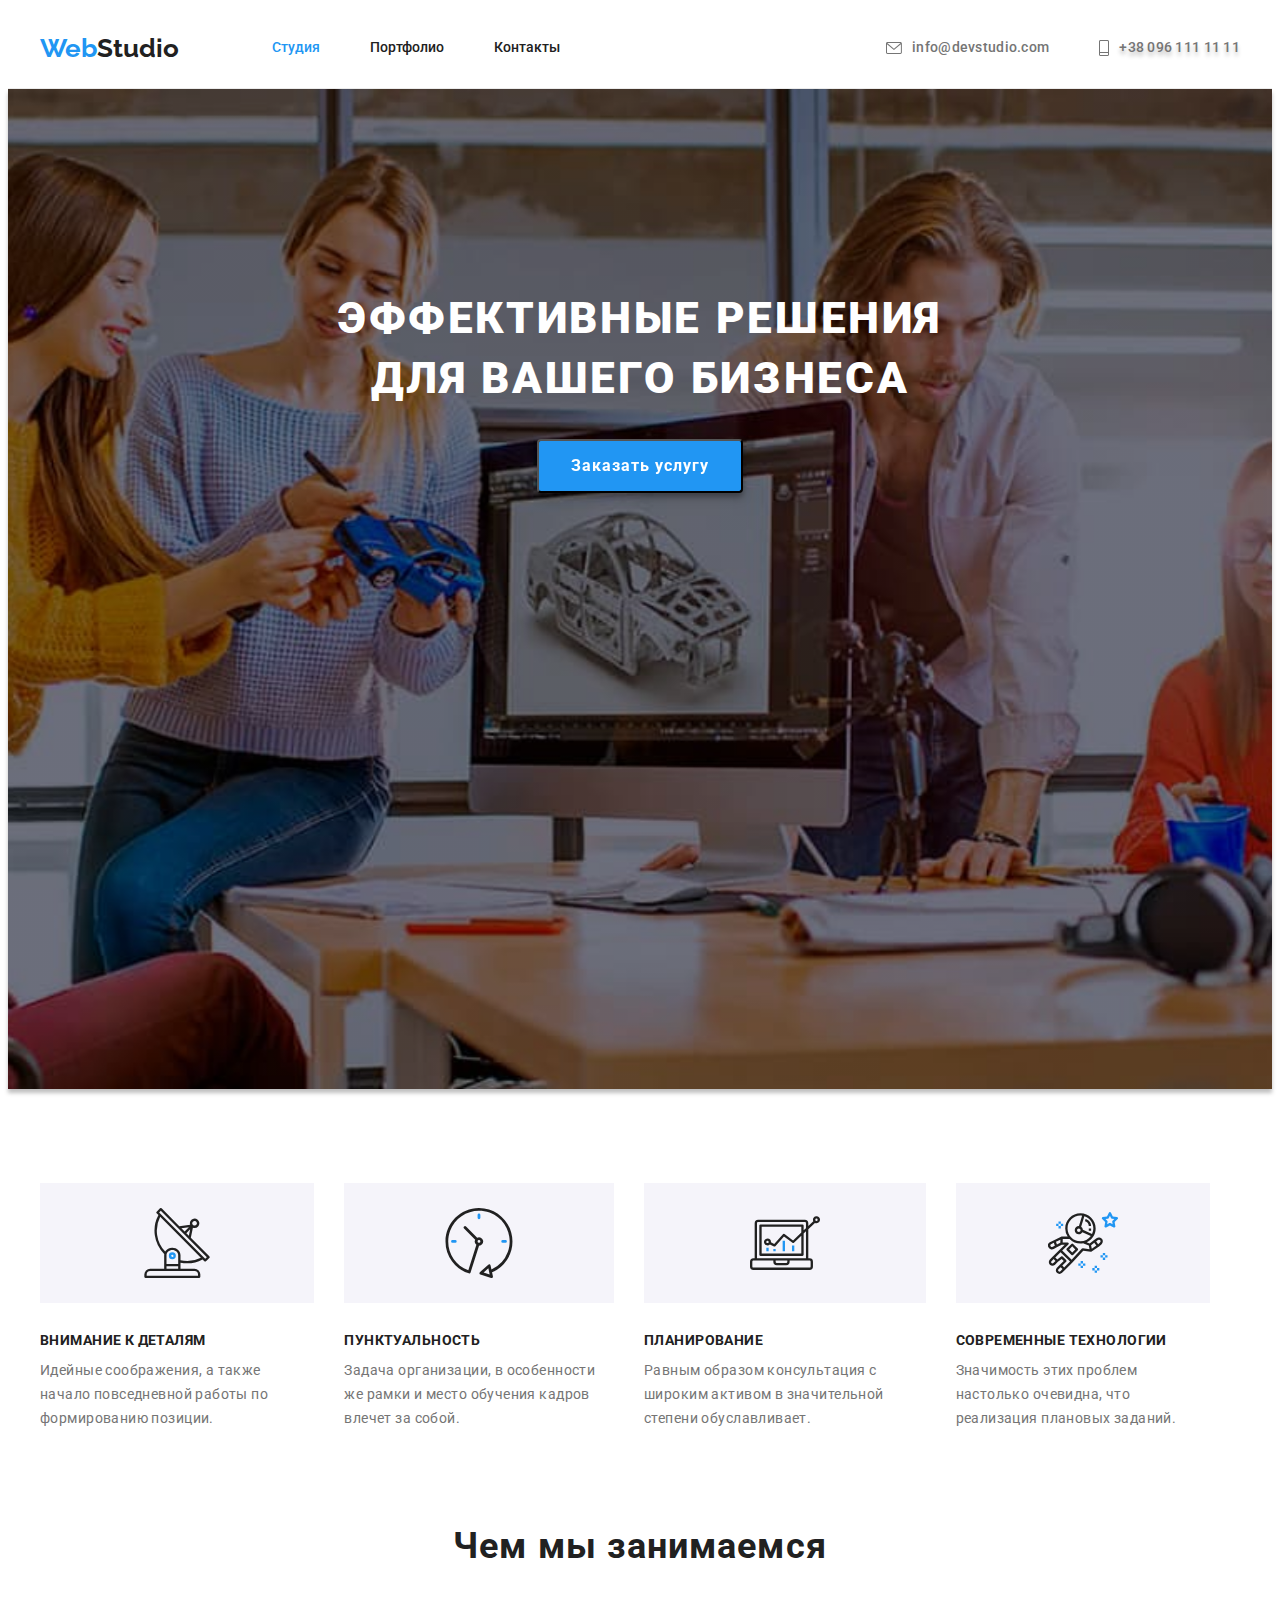
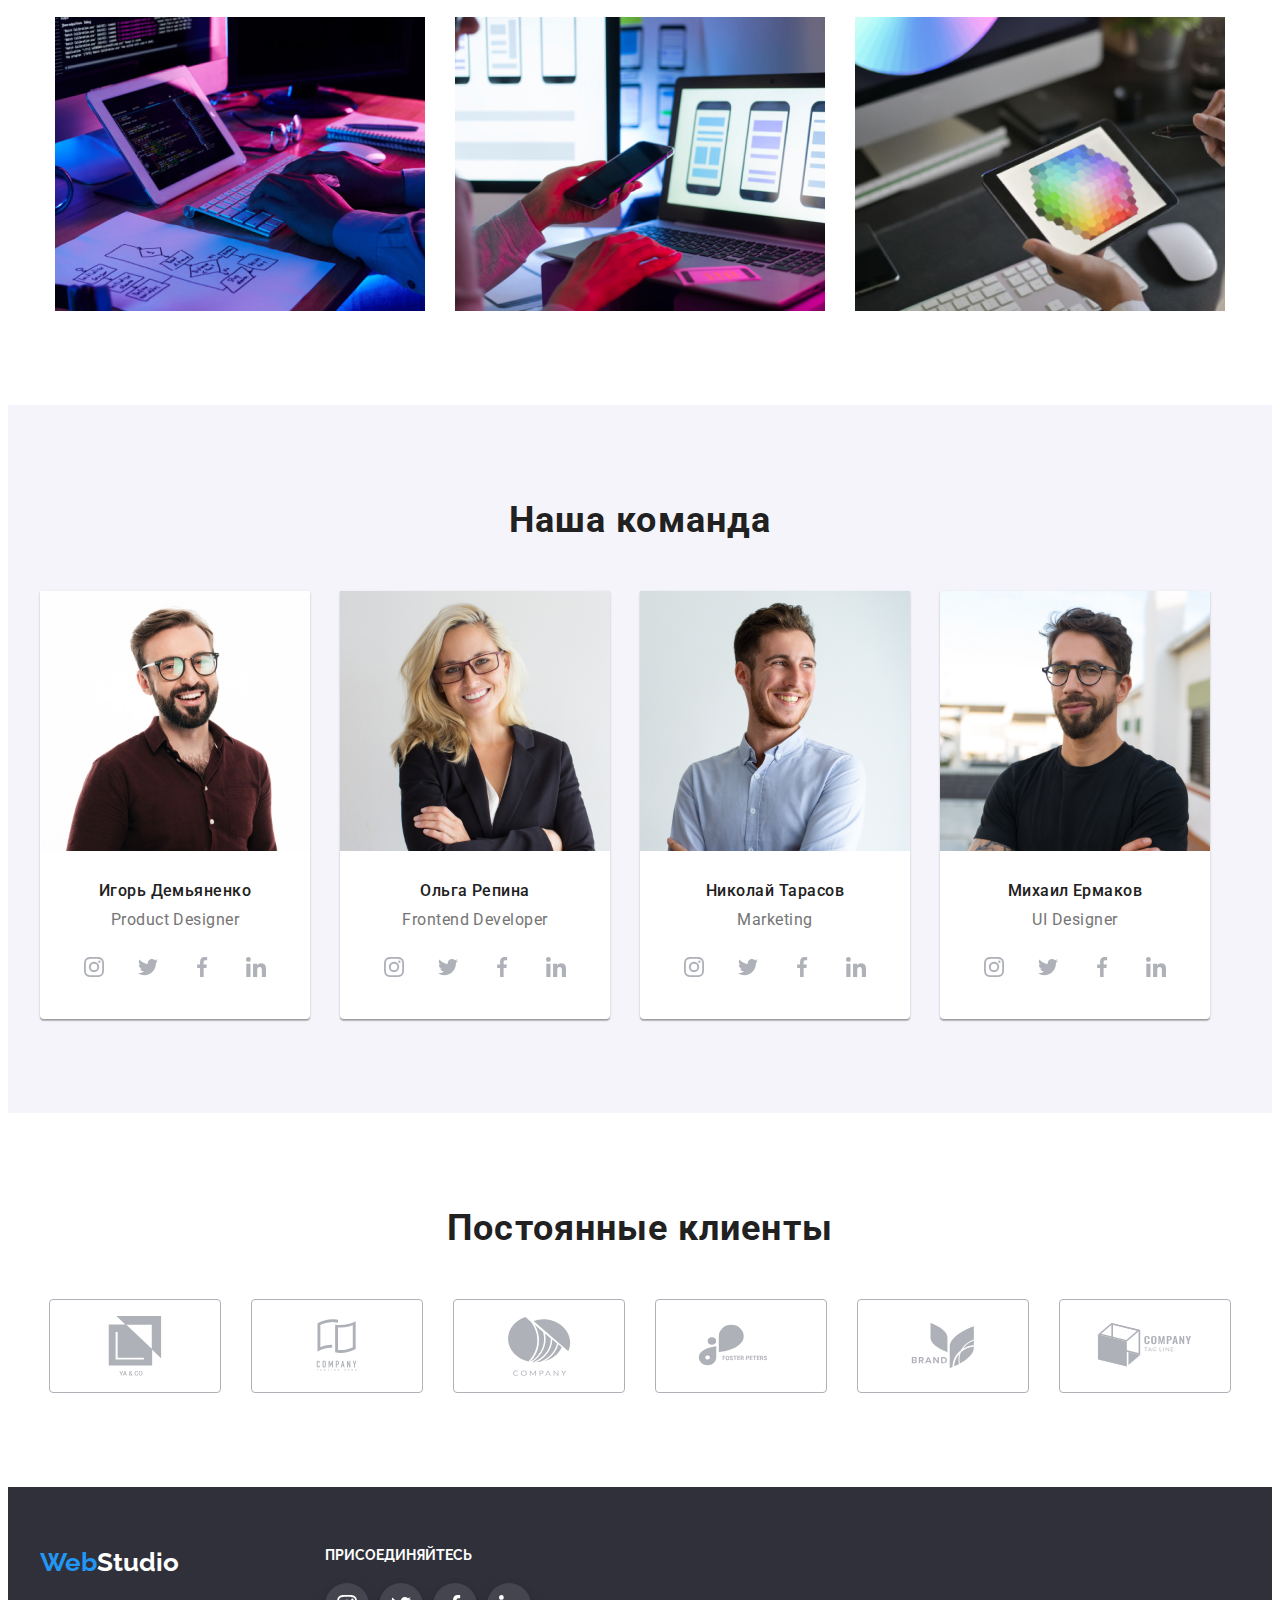
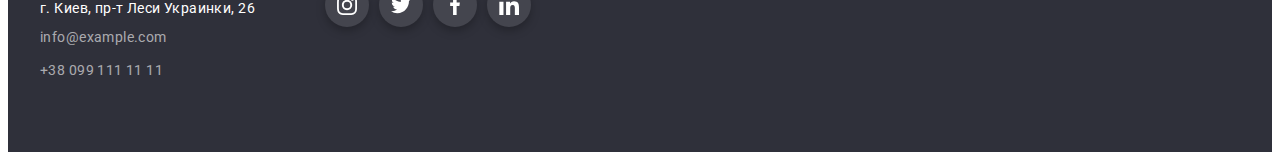
<file: index.html>
<!DOCTYPE html>
<html lang="ru">
  <head>
    <meta charset="utf-8" />
    <title>Web Studio</title>
    <link rel="preconnect" href="https://fonts.googleapis.com" />
    <link rel="preconnect" href="https://fonts.gstatic.com" crossorigin />
    <link
      href="https://fonts.googleapis.com/css2?family=Raleway:wght@700&family=Roboto:wght@400;500;700;900&display=swap"
      rel="stylesheet"
    />
    <link
      rel="stylesheet"
      href="https://cdnjs.cloudflare.com/ajax/libs/modern-normalize/1.1.0/modern-normalize.min.css"
      integrity="sha512-wpPYUAdjBVSE4KJnH1VR1HeZfpl1ub8YT/NKx4PuQ5NmX2tKuGu6U/JRp5y+Y8XG2tV+wKQpNHVUX03MfMFn9Q=="
      crossorigin="anonymous"
      referrerpolicy="no-referrer"
    />
    <link rel="stylesheet" href="./css/styles.css" />
  </head>
  <body>
    <header class="header">
      <div class="container header-container">
        <nav class="center">
          <a class="header-logo" href="./index.html"
            ><span class="logo-web">Web</span
            ><span class="logo-studio">Studio</span></a
          >
          <ul class="header-list">
            <li class="header-list-item">
              <a class="header-link carrent" href="./index.html">Студия</a>
            </li>
            <li class="header-list-item">
              <a class="header-link" href="./portfolio.html">Портфолио</a>
            </li>
            <li class="header-list-item">
              <a class="header-link" href="/">Контакты</a>
            </li>
          </ul>
        </nav>
        <ul class="header-group">
          <li class="list">
            <a
              class="header-mail list link mail-phone-link"
              href="mailto:info@devstudio.com"
              ><svg class="svg-mail-phone" width="16" height="12">
                <use href="./images/icons.svg#icon-mail"></use>
              </svg>
              info@devstudio.com
            </a>
          </li>
          <li class="list">
            <a
              class="header-contact list link mail-phone-link"
              href="tel:+380961111111"
              ><svg class="svg-mail-phone" width="10" height="16">
                <use href="./images/icons.svg#icon-tel"></use>
              </svg>
              +38 096 111 11 11
            </a>
          </li>
        </ul>
      </div>
    </header>
    <main>
      <section class="about">
        <div class="container solutions-div">
          <h1 class="title">Эффективные решения<br />для вашего бизнеса</h1>
          <button class="btn" type="button">Заказать услугу</button>
        </div>
      </section>
      <section class="workwithme">
        <div class="container features-block">
          <h2 hidden>Преимущества</h2>
          <ul class="universal-list">
            <li class="list list-card">
              <div class="img-features">
                <svg width="70" height="70">
                  <use href="./images/icons.svg#icon-antenna"></use>
                </svg>
              </div>
              <h3 class="article-title">Внимание к деталям</h3>
              <p class="featrers-text">
                Идейные соображения, а также начало повседневной работы по
                формированию позиции.
              </p>
            </li>
            <li class="list list-card">
              <div class="img-features">
                <svg width="70" height="70">
                  <use href="./images/icons.svg#icon-clock"></use>
                </svg>
              </div>
              <h3 class="article-title">Пунктуальность</h3>
              <p class="featrers-text">
                Задача организации, в особенности же рамки и место обучения
                кадров влечет за собой.
              </p>
            </li>
            <li class="list list-card">
              <div class="img-features">
                <svg width="70" height="70">
                  <use href="./images/icons.svg#icon-diagram"></use>
                </svg>
              </div>
              <h3 class="article-title">Планирование</h3>
              <p class="featrers-text">
                Равным образом консультация с широким активом в значительной
                степени обуславливает.
              </p>
            </li>
            <li class="list list-card">
              <div class="img-features">
                <svg width="70" height="70">
                  <use href="./images/icons.svg#icon-astronaut"></use>
                </svg>
              </div>
              <h3 class="article-title">Современные технологии</h3>
              <p class="featrers-text">
                Значимость этих проблем настолько очевидна, что реализация
                плановых заданий.
              </p>
            </li>
          </ul>
        </div>
      </section>
      <section class="job">
        <div class="container">
          <h2 class="under-title">Чем мы занимаемся</h2>
          <ul class="universal-list">
            <li class="list img-list">
              <img
                src="./images/dekstop.jpg"
                alt="Мы програмиреум на декстоп"
                width="370"
              />
            </li>
            <li class="list img-list">
              <img
                src="./images/telefon.jpg"
                alt="Мы програмируем на телефон"
                width="370"
              />
            </li>
            <li class="list img-list">
              <img
                src="./images/planshet.jpg"
                alt="Мы програмируем на планшет"
                width="370"
              />
            </li>
          </ul>
        </div>
      </section>
      <section class="section-team">
        <div class="container">
          <h2 class="under-title">Наша команда</h2>
          <ul class="header-list cards-team">
            <li class="list team-list">
              <img
                src="./images/igord.jpg"
                alt="Product Designer"
                width="270"
                height="260"
              />
              <div class="job-team">
                <h3 class="under-title-list">Игорь Демьяненко</h3>
                <p class="job-title" lang="en">Product Designer</p>
                <ul class="team-social">
                  <li class="list social-team-list">
                    <a
                      class="link social-team-link"
                      href=""
                      target="_blank"
                      rel="noopener noreferrer"
                      aria-label="instagram"
                    >
                      <svg width="20" height="20">
                        <use href="./images/icons.svg#icon-instagram"></use>
                      </svg>
                    </a>
                  </li>
                  <li class="list social-team-list">
                    <a
                      class="link social-team-link"
                      href=""
                      target="_blank"
                      rel="noopener noreferrer"
                      aria-label="twitter"
                    >
                      <svg width="20" height="20">
                        <use href="./images/icons.svg#icon-twitter"></use>
                      </svg>
                    </a>
                  </li>
                  <li class="list social-team-list">
                    <a
                      class="link social-team-link"
                      href=""
                      target="_blank"
                      rel="noopener noreferrer"
                      aria-label="facebook"
                    >
                      <svg width="20" height="20">
                        <use href="./images/icons.svg#icon-facebook"></use>
                      </svg>
                    </a>
                  </li>
                  <li class="list social-team-list">
                    <a
                      class="link social-team-link"
                      href=""
                      target="_blank"
                      rel="noopener noreferrer"
                      aria-label="linkedin"
                    >
                      <svg width="20" height="20">
                        <use href="./images/icons.svg#icon-linkedin"></use>
                      </svg>
                    </a>
                  </li>
                </ul>
              </div>
            </li>
            <li class="list team-list">
              <img
                src="./images/olgar.jpg"
                alt="Frontend Developer"
                width="270"
                height="260"
              />
              <div class="job-team">
                <h3 class="under-title-list">Ольга Репина</h3>
                <p class="job-title" lang="en">Frontend Developer</p>
                <ul class="team-social">
                  <li class="list social-team-list">
                    <a
                      class="link social-team-link"
                      href=""
                      target="_blank"
                      rel="noopener noreferrer"
                      aria-label="instagram"
                    >
                      <svg width="20" height="20">
                        <use href="./images/icons.svg#icon-instagram"></use>
                      </svg>
                    </a>
                  </li>
                  <li class="list social-team-list">
                    <a
                      class="link social-team-link"
                      href=""
                      target="_blank"
                      rel="noopener noreferrer"
                      aria-label="twitter"
                    >
                      <svg width="20" height="20">
                        <use href="./images/icons.svg#icon-twitter"></use>
                      </svg>
                    </a>
                  </li>
                  <li class="list social-team-list">
                    <a
                      class="link social-team-link"
                      href=""
                      target="_blank"
                      rel="noopener noreferrer"
                      aria-label="facebook"
                    >
                      <svg width="20" height="20">
                        <use href="./images/icons.svg#icon-facebook"></use>
                      </svg>
                    </a>
                  </li>
                  <li class="list social-team-list">
                    <a
                      class="link social-team-link"
                      href=""
                      target="_blank"
                      rel="noopener noreferrer"
                      aria-label="linkedin"
                    >
                      <svg width="20" height="20">
                        <use href="./images/icons.svg#icon-linkedin"></use>
                      </svg>
                    </a>
                  </li>
                </ul>
              </div>
            </li>
            <li class="list team-list">
              <img
                src="./images/nikolait.jpg"
                alt="Marketing"
                width="270"
                height="260"
              />
              <div class="job-team">
                <h3 class="under-title-list">Николай Тарасов</h3>
                <p class="job-title" lang="en">Marketing</p>
                <ul class="team-social">
                  <li class="list social-team-list">
                    <a
                      class="link social-team-link"
                      href=""
                      target="_blank"
                      rel="noopener noreferrer"
                      aria-label="instagram"
                    >
                      <svg width="20" height="20">
                        <use href="./images/icons.svg#icon-instagram"></use>
                      </svg>
                    </a>
                  </li>
                  <li class="list social-team-list">
                    <a
                      class="link social-team-link"
                      href=""
                      target="_blank"
                      rel="noopener noreferrer"
                      aria-label="twitter"
                    >
                      <svg width="20" height="20">
                        <use href="./images/icons.svg#icon-twitter"></use>
                      </svg>
                    </a>
                  </li>
                  <li class="list social-team-list">
                    <a
                      class="link social-team-link"
                      href=""
                      target="_blank"
                      rel="noopener noreferrer"
                      aria-label="facebook"
                    >
                      <svg width="20" height="20">
                        <use href="./images/icons.svg#icon-facebook"></use>
                      </svg>
                    </a>
                  </li>
                  <li class="list social-team-list">
                    <a
                      class="link social-team-link"
                      href=""
                      target="_blank"
                      rel="noopener noreferrer"
                      aria-label="linkedin"
                    >
                      <svg width="20" height="20">
                        <use href="./images/icons.svg#icon-linkedin"></use>
                      </svg>
                    </a>
                  </li>
                </ul>
              </div>
            </li>
            <li class="list team-list">
              <img
                src="./images/mixaile.jpg"
                alt="UI Designer"
                width="270"
                height="260"
              />
              <div class="job-team">
                <h3 class="under-title-list">Михаил Ермаков</h3>
                <p class="job-title" lang="en">UI Designer</p>
                <ul class="team-social">
                  <li class="list social-team-list">
                    <a
                      class="link social-team-link"
                      href=""
                      target="_blank"
                      rel="noopener noreferrer"
                      aria-label="instagram"
                    >
                      <svg width="20" height="20">
                        <use href="./images/icons.svg#icon-instagram"></use>
                      </svg>
                    </a>
                  </li>
                  <li class="list social-team-list">
                    <a
                      class="link social-team-link"
                      href=""
                      target="_blank"
                      rel="noopener noreferrer"
                      aria-label="twitter"
                    >
                      <svg width="20" height="20">
                        <use href="./images/icons.svg#icon-twitter"></use>
                      </svg>
                    </a>
                  </li>
                  <li class="list social-team-list">
                    <a
                      class="link social-team-link"
                      href=""
                      target="_blank"
                      rel="noopener noreferrer"
                      aria-label="facebook"
                    >
                      <svg width="20" height="20">
                        <use href="./images/icons.svg#icon-facebook"></use>
                      </svg>
                    </a>
                  </li>
                  <li class="list social-team-list">
                    <a
                      class="link social-team-link"
                      href=""
                      target="_blank"
                      rel="noopener noreferrer"
                      aria-label="linkedin"
                    >
                      <svg width="20" height="20">
                        <use href="./images/icons.svg#icon-linkedin"></use>
                      </svg>
                    </a>
                  </li>
                </ul>
              </div>
            </li>
          </ul>
        </div>
      </section>
      <section class="section">
        <div class="container">
          <h2 class="under-title">Постоянные клиенты</h2>
          <ul class="clients-list">
            <li class="list clients-icon">
              <a
                class="link link-icon"
                href=""
                target="_blank"
                rel="noopener noreferrer"
                aria-label="icon-group"
              >
                <svg width="106" height="60">
                  <use href="./images/icons.svg#icon-group"></use>
                </svg>
              </a>
            </li>
            <li class="list clients-icon">
              <a
                class="link link-icon"
                href=""
                target="_blank"
                rel="noopener noreferrer"
                aria-label="icon-logo"
              >
                <svg width="106" height="60">
                  <use href="./images/icons.svg#icon-logo"></use>
                </svg>
              </a>
            </li>
            <li class="list clients-icon">
              <a
                class="link link-icon"
                href=""
                target="_blank"
                rel="noopener noreferrer"
                aria-label="icon-object"
              >
                <svg width="106" height="60">
                  <use href="./images/icons.svg#icon-object"></use>
                </svg>
              </a>
            </li>
            <li class="list clients-icon">
              <a
                class="link link-icon"
                href=""
                target="_blank"
                rel="noopener noreferrer"
                aria-label="icon-brand"
              >
                <svg width="106" height="60">
                  <use href="./images/icons.svg#icon-brand"></use>
                </svg>
              </a>
            </li>
            <li class="list clients-icon">
              <a
                class="link link-icon"
                href=""
                target="_blank"
                rel="noopener noreferrer"
                aria-label="icon-brand2"
              >
                <svg width="106" height="60">
                  <use href="./images/icons.svg#icon-brand2"></use>
                </svg>
              </a>
            </li>
            <li class="list clients-icon">
              <a
                class="link link-icon"
                href=""
                target="_blank"
                rel="noopener noreferrer"
                aria-label="icon-brand3"
              >
                <svg width="106" height="60">
                  <use href="./images/icons.svg#icon-brand3"></use>
                </svg>
              </a>
            </li>
          </ul>
        </div>
      </section>
    </main>
    <footer class="footer">
      <div class="container footer-section">
        <div class="footer-content">
          <a class="header-logof" href="./index.html"
            ><span class="logo-web">Web</span
            ><span class="logo-studiof">Studio</span></a
          >
          <address>
            <ul class="footer-list">
              <li class="list address-list">
                <a
                  class="link address"
                  href="https://goo.gl/maps/Ta4kuVLoX1wkfBHNA"
                  >г. Киев, пр-т Леси Украинки, 26</a
                >
              </li>
              <li class="list address-list">
                <a class="link footer-mail" href="mailto:info@devstudio.com"
                  >info@example.com</a
                >
              </li>
              <li class="list address-list">
                <a class="link footer-tel" href="tel:+380961111111"
                  >+38 099 111 11 11</a
                >
              </li>
            </ul>
          </address>
        </div>
        <div class="footer-social">
          <h3 class="join">ПРИСОЕДИНЯЙТЕСЬ</h3>
          <ul class="footer-list-link">
            <li class="list social-list">
              <a
                class="link link-footer"
                href=""
                target="_blank"
                rel="noopener noreferrer"
                aria-label="instagram"
              >
                <svg width="20" height="20">
                  <use href="./images/icons.svg#icon-instagram"></use>
                </svg>
              </a>
            </li>
            <li class="list social-list">
              <a
                class="link link-footer"
                href=""
                target="_blank"
                rel="noopener noreferrer"
                aria-label="twitter"
              >
                <svg width="20" height="20">
                  <use href="./images/icons.svg#icon-twitter"></use>
                </svg>
              </a>
            </li>
            <li class="list social-list">
              <a
                class="link link-footer"
                href=""
                target="_blank"
                rel="noopener noreferrer"
                aria-label="facebook"
              >
                <svg width="20" height="20">
                  <use href="./images/icons.svg#icon-facebook"></use>
                </svg>
              </a>
            </li>
            <li class="list social-list">
              <a
                class="link link-footer"
                href=""
                target="_blank"
                rel="noopener noreferrer"
                aria-label="linkedin"
              >
                <svg width="20" height="20">
                  <use href="./images/icons.svg#icon-linkedin"></use>
                </svg>
              </a>
            </li>
          </ul>
        </div>
      </div>
    </footer>
  </body>
</html>
</file>
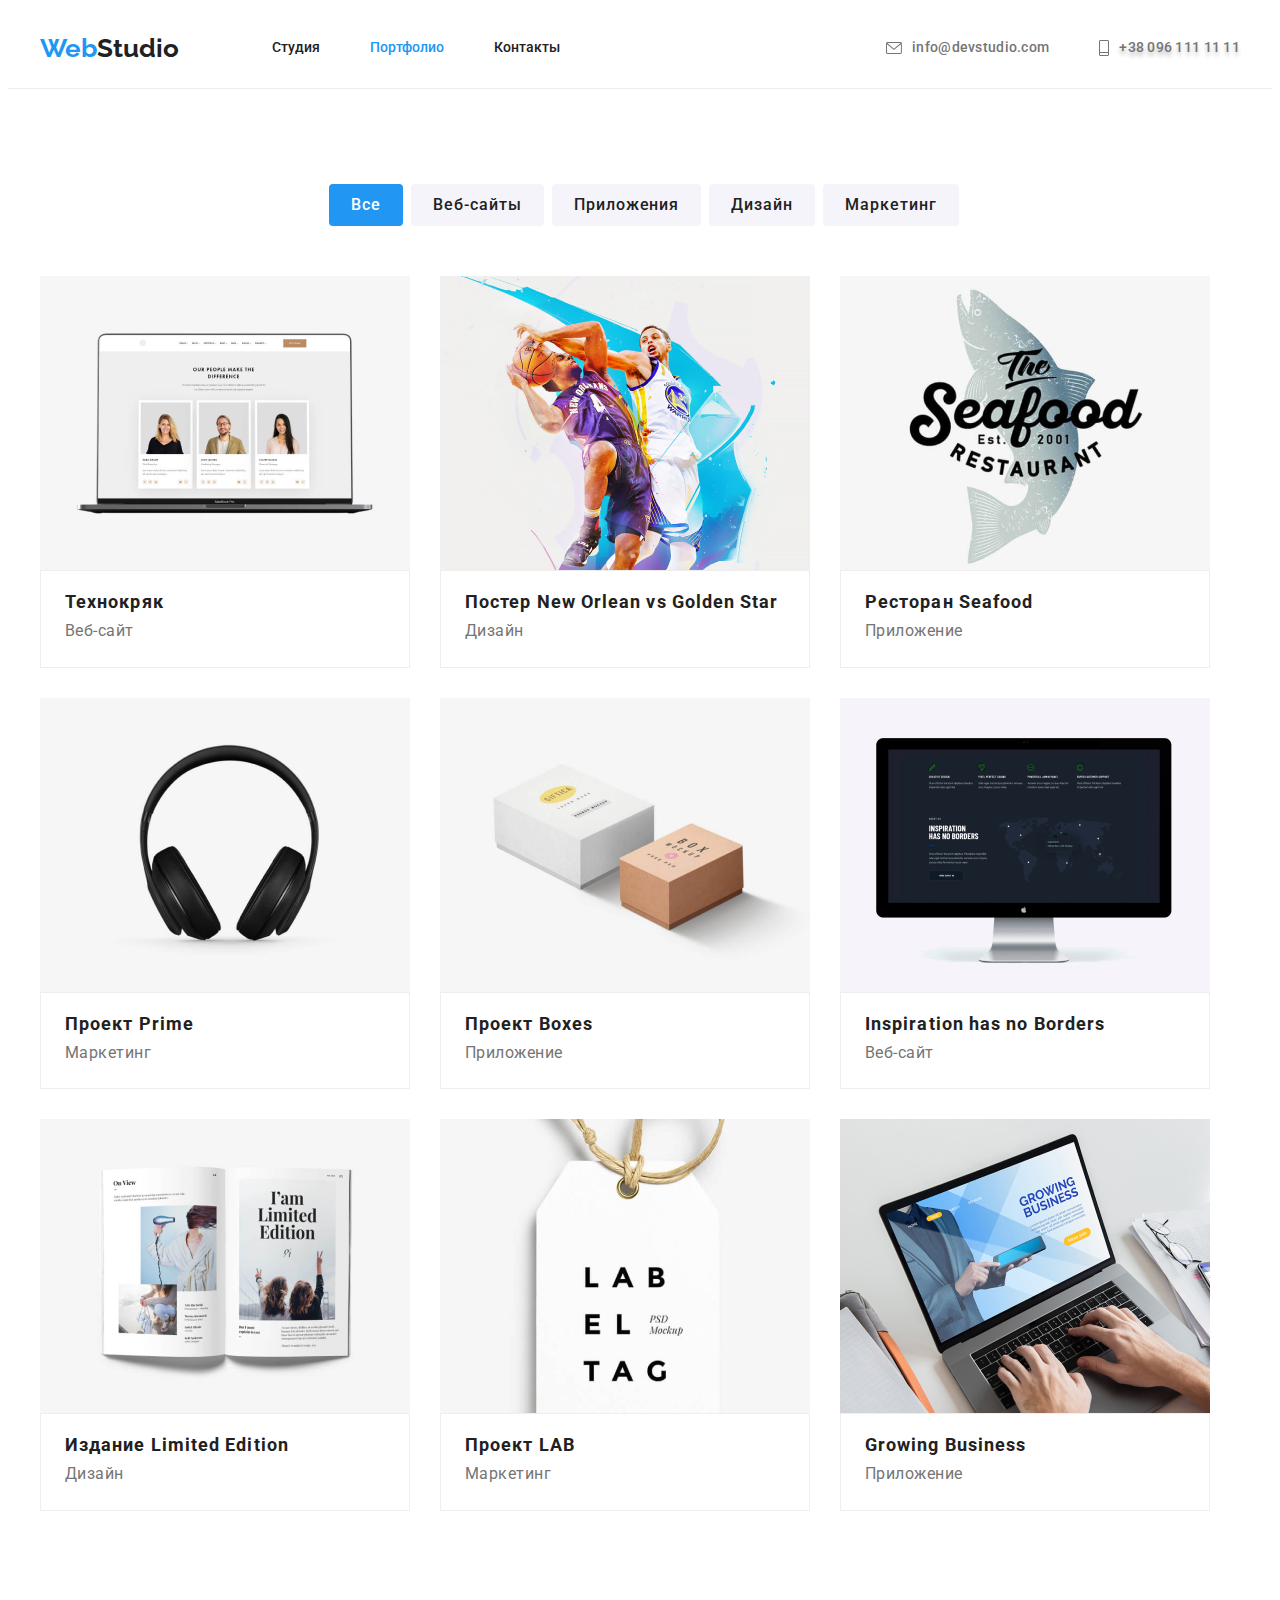
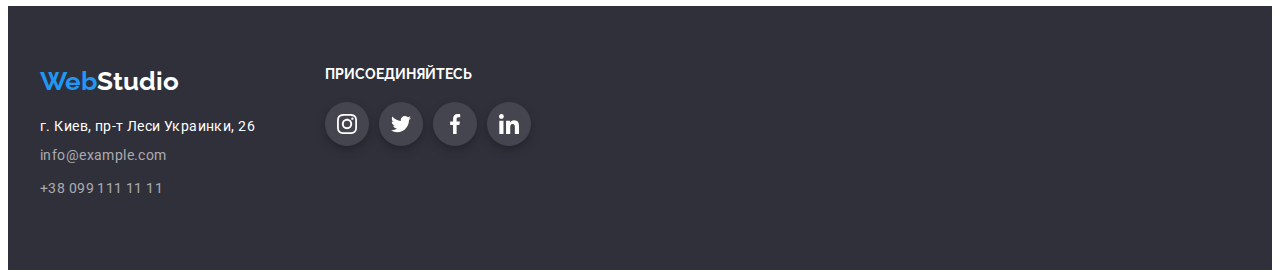
<file: portfolio.html>
<!DOCTYPE html>
<html lang="ru">
  <head>
    <meta charset="UTF-8" />
    <meta http-equiv="X-UA-Compatible" content="IE=edge" />
    <meta name="viewport" content="width=device-width, initial-scale=1.0" />
    <title>Портфолио</title>
    <link rel="preconnect" href="https://fonts.googleapis.com" />
    <link rel="preconnect" href="https://fonts.gstatic.com" crossorigin />
    <link
      href="https://fonts.googleapis.com/css2?family=Raleway:wght@700&family=Roboto:wght@400;500;700;900&display=swap"
      rel="stylesheet"
    />
    <link
      rel="stylesheet"
      href="https://cdnjs.cloudflare.com/ajax/libs/modern-normalize/1.1.0/modern-normalize.min.css"
      integrity="sha512-wpPYUAdjBVSE4KJnH1VR1HeZfpl1ub8YT/NKx4PuQ5NmX2tKuGu6U/JRp5y+Y8XG2tV+wKQpNHVUX03MfMFn9Q=="
      crossorigin="anonymous"
      referrerpolicy="no-referrer"
    />
    <link rel="stylesheet" href="./css/styles.css" />
  </head>
  <body>
    <header class="header">
      <div class="container header-container">
        <nav class="center">
          <a class="header-logo" href="./index.html"
            ><span class="logo-web">Web</span
            ><span class="logo-studio">Studio</span></a
          >
          <ul class="header-list">
            <li class="header-list-item">
              <a class="header-link" href="./index.html">Студия</a>
            </li>
            <li class="header-list-item">
              <a class="header-link carrent" href="./portfolio.html"
                >Портфолио</a
              >
            </li>
            <li class="header-list-item">
              <a class="header-link" href="/">Контакты</a>
            </li>
          </ul>
        </nav>
        <ul class="header-group">
          <li class="list">
            <a
              class="header-mail list link mail-phone-link"
              href="mailto:info@devstudio.com"
            >
              <svg class="svg-mail-phone" width="16" height="12">
                <use href="./images/icons.svg#icon-mail"></use>
              </svg>
              info@devstudio.com
            </a>
          </li>
          <li class="list">
            <a
              class="header-contact list link mail-phone-link"
              href="tel:+380961111111"
            >
              <svg class="svg-mail-phone" width="10" height="16">
                <use href="./images/icons.svg#icon-tel"></use>
              </svg>
              +38 096 111 11 11
            </a>
          </li>
        </ul>
      </div>
    </header>
    <main>
      <section class="btn-section">
        <div class="container btn-box">
          <h1 hidden>Портфолио</h1>
          <ul class="list-btn">
            <li class="list">
              <button class="portfolio-btn carrent-btn-all" type="button">
                Все
              </button>
            </li>
            <li class="list">
              <button class="portfolio-btn" type="button">Веб-сайты</button>
            </li>
            <li class="list">
              <button class="portfolio-btn" type="button">Приложения</button>
            </li>
            <li class="list">
              <button class="portfolio-btn" type="button">Дизайн</button>
            </li>
            <li class="list">
              <button class="portfolio-btn" type="button">Маркетинг</button>
            </li>
          </ul>
        </div>

        <div class="container">
          <ul class="img-box-list img-box">
            <li class="list card-img">
              <img
                src="./images/texno.jpg"
                alt="Технокряк"
                width="370"
                height="294"
              />
              <div class="box-title">
                <h2 class="portfolio-title">Технокряк</h2>
                <p class="portfolio-text">Веб-сайт</p>
              </div>
            </li>
            <li class="list card-img">
              <img
                src="./images/poster.jpg"
                alt="Постер New Orlean vs Golden Star"
                width="370"
                height="294"
              />
              <div class="box-title">
                <h2 class="portfolio-title">
                  Постер New Orlean vs Golden Star
                </h2>
                <p class="portfolio-text">Дизайн</p>
              </div>
            </li>
            <li class="list card-img">
              <img
                src="./images/restoran.jpg"
                alt="Ресторан Seafood"
                width="370"
                height="294"
              />
              <div class="box-title">
                <h2 class="portfolio-title">Ресторан Seafood</h2>
                <p class="portfolio-text">Приложение</p>
              </div>
            </li>
            <li class="list card-img">
              <img
                src="./images/prime.jpg"
                alt="Проект Prime"
                width="370"
                height="294"
              />
              <div class="box-title">
                <h2 class="portfolio-title">Проект Prime</h2>
                <p class="portfolio-text">Маркетинг</p>
              </div>
            </li>
            <li class="list card-img">
              <img
                src="./images/boxes.jpg"
                alt="Проект Boxes"
                width="370"
                height="294"
              />
              <div class="box-title">
                <h2 class="portfolio-title">Проект Boxes</h2>
                <p class="portfolio-text">Приложение</p>
              </div>
            </li>
            <li class="list card-img">
              <img
                src="./images/borders.jpg"
                alt="Inspiration has no Borders"
                width="370"
                height="294"
              />
              <div class="box-title">
                <h2 class="portfolio-title">Inspiration has no Borders</h2>
                <p class="portfolio-text">Веб-сайт</p>
              </div>
            </li>
            <li class="list card-img">
              <img
                src="./images/limited.jpg"
                alt="Издание Limited Edition"
                width="370"
                height="294"
              />
              <div class="box-title">
                <h2 class="portfolio-title">Издание Limited Edition</h2>
                <p class="portfolio-text">Дизайн</p>
              </div>
            </li>
            <li class="list card-img">
              <img
                src="./images/lab.jpg"
                alt="Проект LAB"
                width="370"
                height="294"
              />
              <div class="box-title">
                <h2 class="portfolio-title">Проект LAB</h2>
                <p class="portfolio-text">Маркетинг</p>
              </div>
            </li>
            <li class="list card-img">
              <img
                src="./images/growing.jpg"
                alt="Growing Business"
                width="370"
                height="294"
              />
              <div class="box-title">
                <h2 class="portfolio-title">Growing Business</h2>
                <p class="portfolio-text">Приложение</p>
              </div>
            </li>
          </ul>
        </div>
      </section>
    </main>
    <footer class="footer">
      <div class="container footer-section">
        <div class="footer-content">
          <a class="header-logof" href="./index.html"
            ><span class="logo-web">Web</span
            ><span class="logo-studiof">Studio</span></a
          >
          <address>
            <ul class="footer-list">
              <li class="list list address-list">
                <a
                  class="link address"
                  href="https://goo.gl/maps/Ta4kuVLoX1wkfBHNA"
                  >г. Киев, пр-т Леси Украинки, 26</a
                >
              </li>

              <li class="list address-list">
                <a class="link footer-mail" href="mailto:info@devstudio.com"
                  >info@example.com</a
                >
              </li>
              <li class="list address-list">
                <a class="link footer-tel" href="tel:+380961111111"
                  >+38 099 111 11 11</a
                >
              </li>
            </ul>
          </address>
        </div>
        <div class="footer-social">
          <h3 class="join">ПРИСОЕДИНЯЙТЕСЬ</h3>
          <ul class="footer-list-link">
            <li class="list social-list">
              <a
                class="link link-footer"
                href=""
                target="_blank"
                rel="noopener noreferrer"
                aria-label="instagram"
              >
                <svg width="20" height="20">
                  <use href="./images/icons.svg#icon-instagram"></use>
                </svg>
              </a>
            </li>
            <li class="list social-list">
              <a
                class="link link-footer"
                href=""
                target="_blank"
                rel="noopener noreferrer"
                aria-label="twitter"
              >
                <svg width="20" height="20">
                  <use href="./images/icons.svg#icon-twitter"></use>
                </svg>
              </a>
            </li>
            <li class="list social-list">
              <a
                class="link link-footer"
                href=""
                target="_blank"
                rel="noopener noreferrer"
                aria-label="facebook"
              >
                <svg width="20" height="20">
                  <use href="./images/icons.svg#icon-facebook"></use>
                </svg>
              </a>
            </li>
            <li class="list social-list">
              <a
                class="link link-footer"
                href=""
                target="_blank"
                rel="noopener noreferrer"
                aria-label="linkedin"
              >
                <svg width="20" height="20">
                  <use href="./images/icons.svg#icon-linkedin"></use>
                </svg>
              </a>
            </li>
          </ul>
        </div>
      </div>
    </footer>
  </body>
</html>
</file>
<file: css/styles.css>
:root {
    --main-font: "Roboto";
    --secondary-font: "Raleway";
    --accent-color: #2196F3;
    --main-txt-dark: #FFFFFF;
    --main-txt-light: #212121;
    --p-color: #757575;
    --fill-color: #AFB1B8;
}

body {
    font-family: var(--main-font), "sans-serif";
}


h1,
h2,
h3,
p {
    margin: 0;
}

ul {
    padding: 0px;
    margin: 0px;
    list-style: none;
}

img {
    display: block;
    max-width: 100%;
    height: auto;
}

.container {
    width: 1200px;
    padding-left: 15px;
    padding-right: 15px;
    margin-left: auto;
    margin-right: auto;

}

a {
    text-decoration: none;
}

/* Хедер */

.header {
    border-bottom: 1px solid #ECECEC;
}

.center {
    display: flex;
    align-items: center;
}

.header-logo {
    font-style: normal;
    font-family: var(--secondary-font), "sans-serif";
    font-weight: 700;
    font-size: 26px;
    line-height: 1.19;
    color: var(--accent-color);
}

.logo-studio {
    color: var(--main-txt-light);
}


.logo-studiof {
    color: var(--main-txt-dark);
}

.header-list {
    display: flex;
    margin-left: 93px;
}

.header-list-item:not(:last-child) {
    margin-right: 50px;
}

.header-container {
    display: flex;
    align-items: center;
}

.header-group {
    margin-left: auto;
    display: flex;
}

.header-link {
    display: block;
    padding-top: 32px;
    padding-bottom: 32px;

    font-weight: 500;
    text-align: center;
    font-size: 14px;
    line-height: 1.14;
    color: var(--main-txt-light);
}

.header-link:hover,
.header-link:focus {
    color: var(--accent-color);
}

.carrent {
    color: var(--accent-color)
}

.list {
    list-style: none;
}

.header-mail:hover,
.header-mail:focus {
    color: var(--accent-color);
}

.header-contact:hover,
.header-contact:focus {
    color: var(--accent-color);
}

.header-mail,
.header-contact {
    display: block;
    padding-top: 32px;
    padding-bottom: 32px;
    font-family: var(--main-font), "sans-serif";
    list-style: none;
    font-weight: 500;
    font-size: 14px;
    line-height: 1.14;
    letter-spacing: 0.02em;
    color: var(--p-color);
    margin-left: 50px;
}

.header-mail {
    margin-left: 0px;
}

.header-contact {
    text-shadow: 0px 4px 4px rgba(0, 0, 0, 0.25);
    
}

.portfolio-contact {
    text-shadow: none;
}

.portfolio-contact:hover,
.portfolio-contact:focus {
    color: var(--accent-color);
}

.mail-phone-link {
    fill: var(--p-color);
    display: flex;
    align-items: center;

}

.mail-phone-link:hover,
.mail-phone-link:focus {
    fill: var(--accent-color);
}

.svg-mail-phone {
    margin-right: 10px;
}

/* Секція про нас */
.about {
    max-width: 1600px;
    height: 600px;
    box-shadow: 0px 4px 4px rgba(0, 0, 0, 0.25);
    background-color: #2F303A;
    padding-top: 200px;
    padding-bottom: 200px;
    margin: 0 auto;
    margin-right: auto;
    margin-left: auto;
    
    background-image: linear-gradient(0deg, rgba(0, 0, 0, 0.2), rgba(0, 0, 0, 0.2)), url(../images/about.jpg);
    background-repeat: no-repeat;
    background-position: center;
    background-size: cover;

}

.solutions-div {
    display: flex;
    align-items: center;
    flex-direction: column;
}

.title {

    margin-bottom: 30px;

    font-weight: 900;
    font-size: 44px;
    line-height: 1.36;
    text-align: center;
    letter-spacing: 0.06em;
    text-transform: uppercase;
    color: var(--main-txt-dark);
}

.btn {
    padding-top: 10px;
    padding-right: 32px;
    padding-bottom: 10px;
    padding-left: 32px;

    font-family: inherit;
    font-weight: 700;
    font-size: 16px;
    line-height: 1.88;
    display: flex;
    letter-spacing: 0.06em;
    color: var(--main-txt-dark);
    background-color: var(--accent-color);
    cursor: pointer;
    filter: drop-shadow(0px 4px 4px rgba(0, 0, 0, 0.25));
    box-shadow: 0px 4px 4px rgba(0, 0, 0, 0.15);
    border-radius: 4px;
}

.btn:hover,
.btn:focus {
    background-color: #188CE8;
}

.workwithme {
    padding-top: 94px;
    padding-right: 0px;
    padding-bottom: 94px;
    padding-left: 0px;
}

.features-block {
    display: flex;
}

.img-features {
    background-color: #F5F4FA;
    display: flex;
    justify-content: center;
    align-items: center;
    height: 120px;
    margin-bottom: 30px;
}

.article-title {
    margin-bottom: 10px;
    font-family: var(--main-font), "sans-serif";
    font-weight: 700;
    font-size: 14px;
    line-height: 1.14;
    letter-spacing: 0.03em;
    text-transform: uppercase;
    color: var(--main-txt-light);
}

.list-card {
    margin-right: 30px;

}

.list-card:last-child {
    padding-right: 0px;
}

.featrers-text {
    font-family: var(--main-font), "sans-serif";
    font-weight: 400;
    font-size: 14px;
    line-height: 1.71;
    letter-spacing: 0.03em;
    color: var(--p-color);
}

/* Секція чим ми займаємось */

.job {
    padding-bottom: 94px;
}

.universal-list {
    display: flex;
    padding: 0px;
    justify-content: center;
}

.under-title {
    margin-bottom: 50px;

    font-family: var(--main-font), "sans-serif";
    font-weight: 700;
    font-size: 36px;
    line-height: 1.17;
    text-align: center;
    letter-spacing: 0.03em;
    color: var(--main-txt-light);
}

.img-list {
    margin-right: 30px;
}

.img-list:last-child {
    margin-right: 0px;
}

/* Секція команда */

.section-team {
    padding: 94px 0;
    background: #F5F4FA;
}

.cards-team {
    display: flex;
    padding: 0px;
    margin: 0px;
    
}

.team-list {
    margin-right: 30px;

    box-shadow: 0px 1px 3px rgba(0, 0, 0, 0.12), 0px 1px 1px rgba(0, 0, 0, 0.14), 0px 2px 1px rgba(0, 0, 0, 0.2);
    border-radius: 0px 0px 4px 4px;
    background-color: var(--main-txt-dark);
}

.team-list:last-child {
    margin-right: 0px;
}

.team-social {
    display: flex;
    justify-content: center;
}

.social-team-list:not(:last-child) {
    margin-right: 10px;

}

.social-team-link {
    display: flex;
    align-items: center;
    justify-content: center;
    width: 44px;
    height: 44px;
    border-radius: 50%;
    fill: var(--fill-color);

}

.social-team-link:hover,
.social-team-link:focus {
    background-color: var(--accent-color);
    fill: var(--main-txt-dark);
}

.under-title-list {
    margin-bottom: 10px;

    font-family: var(--main-font), "sans-serif";
    font-weight: 500;
    font-size: 16px;
    line-height: 1.19;
    letter-spacing: 0.03em;
    color: var(--main-txt-light);
}

.job-team {
    text-align: center;
    padding-top: 30px;
    padding-bottom: 30px;
}

.job-title {

    font-family: var(--main-font), "sans-serif";
    font-weight: 400;
    font-size: 16px;
    line-height: 1.19;
    letter-spacing: 0.03em;
    color: var(--p-color);
    margin-bottom: 16px;
}

/* Постійні клієнти */

.section {
    padding: 94px 0;
}

.clients-box {
    margin-top: 94px;
    margin-bottom: 94px;
}

.clients-list {
    display: flex;
    justify-content: center;

}

.clients-icon {
    width: calc(100% / 6 - 30px);
    height: 92px;
    display: flex;
    justify-content: center;
    align-items: center;
    border: 1px solid var(--fill-color);
    border-radius: 4px;
    
    
}

.clients-icon:not(:last-child) {
    margin-right: 30px;
}

.clients-icon:hover,
.clients-icon:focus {
    border-color: var(--accent-color);
}

.link-icon {
    fill: var(--fill-color);
    display: flex;
    width: 100%;
    height: 100%;
    justify-content: center;
    align-items: center;
    }
    



.link-icon:hover,
.link-icon:focus {
    fill: var(--accent-color);

}

/* Футер */

.footer {
    padding-top: 60px;
    padding-bottom: 60px;
    padding-right: 0px;
    padding-left: 0px;
    display: flex;
    align-items: baseline;

    background-color: #2F303A;
    
}

.logo-span {
    color: var(--main-txt-dark);
}

.address {
    font-family: var(--main-font) "sans-serif";
    font-style: normal;
    list-style: none;
    font-weight: 400;
    font-size: 14px;
    line-height: 1.71px;
    letter-spacing: 0.03em;
    color: var(--main-txt-dark);
}

.footer-mail,
.footer-tel {
    font-family: var(--main-font), "sans-serif";
    font-style: normal;
    font-weight: 400;
    font-size: 14px;
    line-height: 1.71;
    letter-spacing: 0.03em;
    color: rgba(255, 255, 255, 0.6);
}


.footer-content {
    display: flex;
    flex-direction: column;
    
}

.header-logof {
    font-style: normal;
    font-family: var(--secondary-font), "sans-serif";
    font-weight: 700;
    font-size: 26px;
    line-height: 1.19;
    color: var(--accent-color);
    margin-bottom: 20px;
}

.logo-footer {
    margin-bottom: 20px;
}

.footer-list {
    padding-left: 0px;
}

.address-list {
    margin-bottom: 9px;
}

/* Приєднуйся */

.footer-section {
    display: flex;
}

.footer-social {
    display: flex;
    flex-direction: column;
    margin-left: 70px;
    color: var(--main-txt-dark)
}

.join {
    font-family: var(--secondary-font), "sans-serif";
    font-size: 14px;
    margin-bottom: 20px;
}

.footer-list-link {
    display: flex;

}

.social-list {
    display: flex;
    align-items: center;
    justify-content: center;
}

.social-list:not(:last-child) {
    padding-right: 10px;
}

.link-footer {
    width: 44px;
    height: 44px;
    display: flex;
    align-items: center;
    justify-content: center;
    border-radius: 50%;
    background-color: #44454E;
    fill: var(--main-txt-dark);
    filter: drop-shadow(0px 4px 4px rgba(0, 0, 0, 0.25));
}

.link-footer:hover,
.link-footer:focus {
    background-color: var(--accent-color);
}

/*  */

hr {
    border: 1px solid #ECECEC;
}

/* Портфоліо кнопки */
.portfolio-btn {
    padding-top: 6px;
    padding-right: 22px;
    padding-bottom: 6px;
    padding-left: 22px;
    margin-left: 8px;

    font-family: inherit;
    font-weight: 500;
    font-size: 16px;
    line-height: 1.88;
    display: flex;
    letter-spacing: 0.06em;
    color: var(--main-txt-light);
    background-color: #F5F4FA;
    cursor: pointer;
    border: none;
    border-radius: 4px;
}

.portfolio-btn:last-child {
    margin-right: 0;
}

.portfolio-btn:hover,
.portfolio-btn:focus {
    background-color: #188CE8;
    color: var(--main-txt-dark);
}

.carrent-btn-all {
    color: var(--main-txt-dark);
    background-color: var(--accent-color);
}

.box-title {
    padding-top: 20px;
    padding-right: 24px;
    padding-bottom: 20px;
    padding-left: 24px;
    border: 1px solid #EEEEEE;
}

.portfolio-title {
    margin-bottom: 4px;

    font-family: var(--main-font), "sans-serif";
    font-weight: 700;
    font-size: 18px;
    line-height: 1.19;
    letter-spacing: 0.06em;
    color: var(--main-txt-light);
}

.portfolio-text {

    font-family: var(--main-font), "sans-serif";
    font-weight: 400;
    font-size: 16px;
    line-height: 1.88;
    letter-spacing: 0.03em;
    color: var(--p-color);
}

.list-contact {
    margin-left: 50px;
}

.btn-section {
    padding: 95px 0;
}

.btn-box {
    display: flex;
    justify-content: center;
    margin-bottom: 50px;
}

.list-btn {
    display: flex;
}

.btn-ptl:not(:first-child) {
    padding-left: 8px;
}

/* Галерея портфоліо */
.img-box {
    display: flex;
    flex-wrap: wrap;
    margin: 30px;
}

.img-box-list {
    margin: -15px;
    
}

.list card-img {
    width: calc(100% / 3 -30px);
    margin: 15px;
    margin-top: 30px;
    padding-top: 56px;
    border: 1px solid #EEEEEE;
}

.img-tech {
    filter: drop-shadow(0px 4px 4px rgba(0, 0, 0, 0.25));
}

.card-img {
    margin: 15px;
    background: #FFFFFF;
}

.card-img:hover,
.card-img:focus {
    box-shadow: 0px 1px 1px rgba(0, 0, 0, 0.12), 0px 4px 4px rgba(0, 0, 0, 0.06), 1px 4px 6px rgba(0, 0, 0, 0.16);
    
}
</file>
